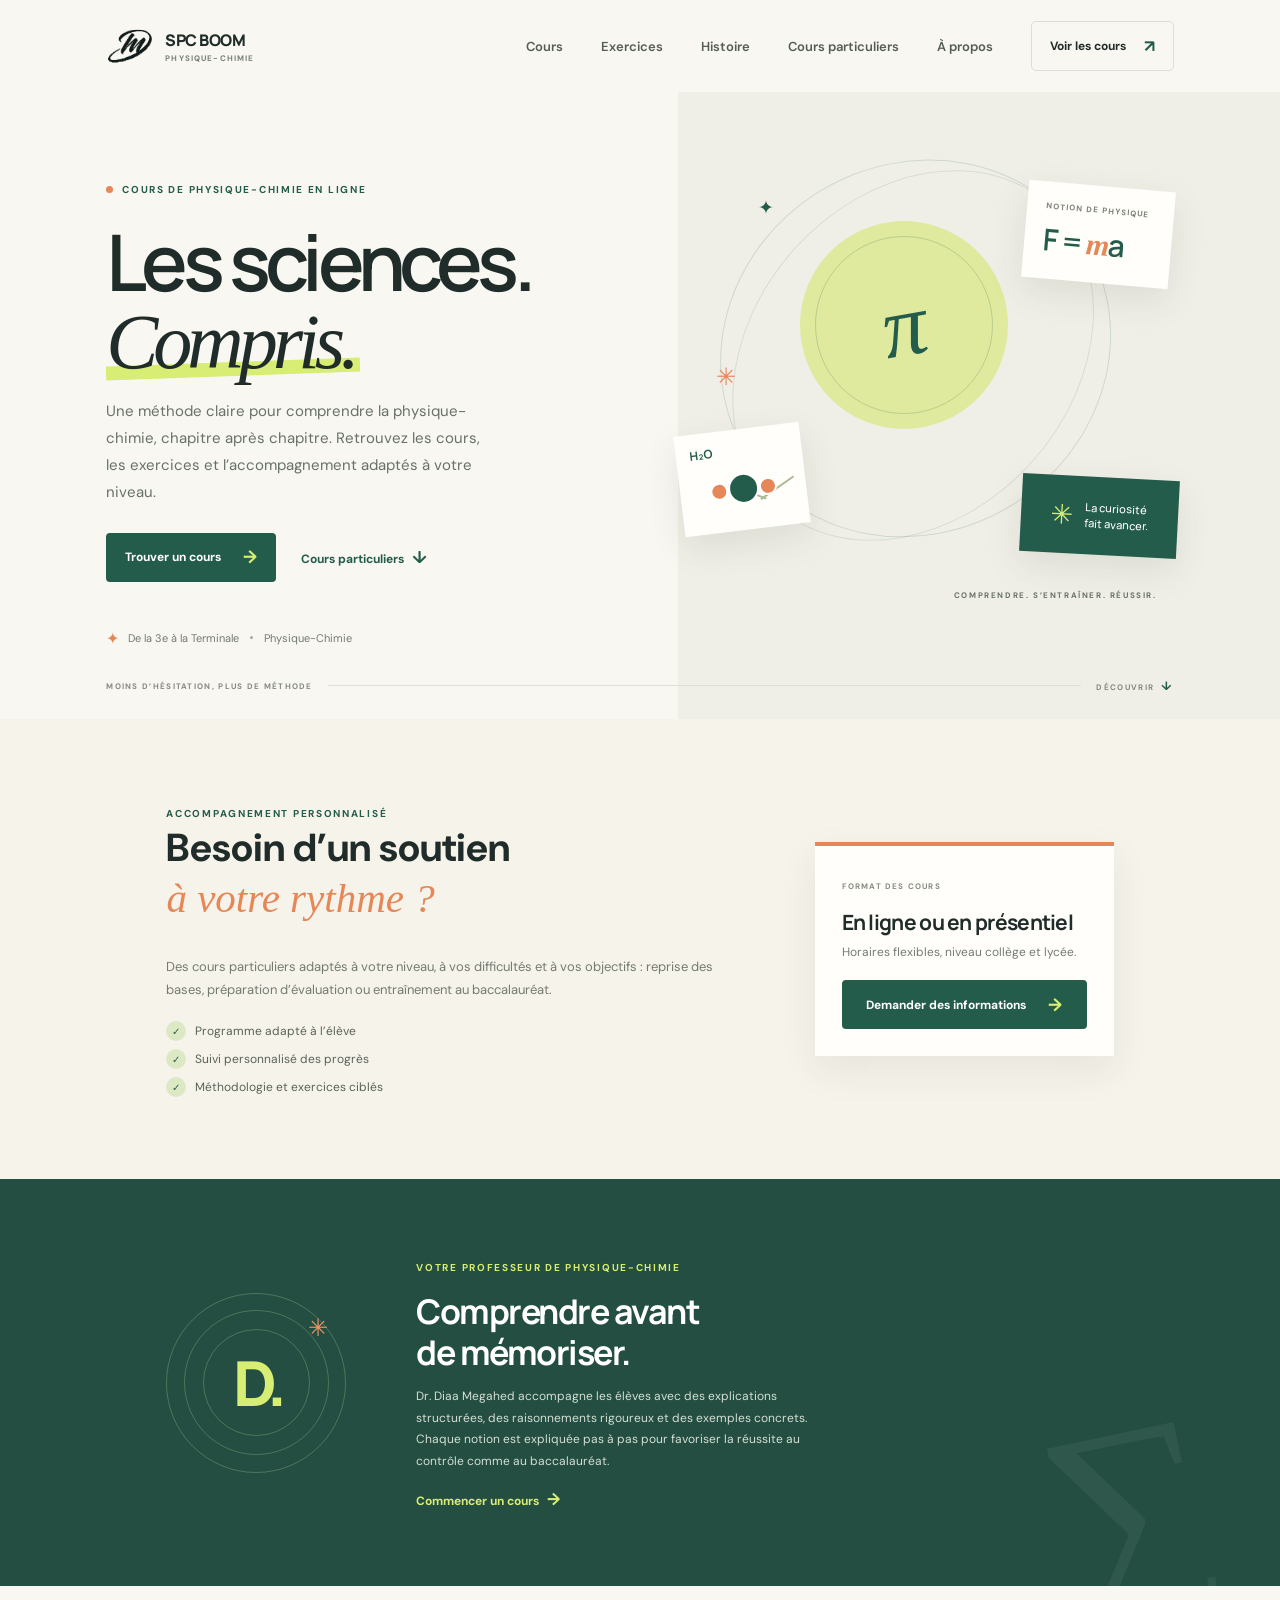
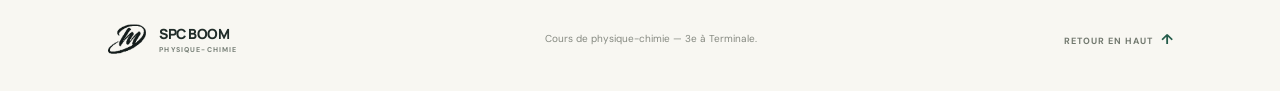
<file: index.html>
<!DOCTYPE html>
<html lang="fr">
  <head>
    <meta charset="UTF-8" />
    <meta name="viewport" content="width=device-width, initial-scale=1.0" />
    <meta name="description" content="SPC BOOM : les cours de physique-chimie de Dr. Diaa Megahed pour les élèves de 3e, Seconde, Première et Terminale." />
    <meta name="theme-color" content="#f8f7f2" />
    <title>SPC BOOM | Physique-Chimie</title>
    <link rel="icon" href="brand-logo.png" type="image/png" />
    <link rel="preconnect" href="https://fonts.googleapis.com" />
    <link rel="preconnect" href="https://fonts.gstatic.com" crossorigin />
    <link href="https://fonts.googleapis.com/css2?family=DM+Sans:wght@400;500;600;700&family=Manrope:wght@400;500;600;700;800&display=swap" rel="stylesheet" />
    <link rel="stylesheet" href="style.css" />
    <script src="script.js" defer></script>
  </head>
  <body>
    <header class="site-header">
      <a class="brand" href="index.html" aria-label="Accueil SPC BOOM">
        <span class="brand-mark"><img src="brand-logo.png" alt="" /></span>
        <span class="brand-copy">SPC BOOM<small>PHYSIQUE-CHIMIE</small></span>
      </a>
      <button class="menu-toggle" type="button" aria-label="Ouvrir la navigation" aria-expanded="false" aria-controls="primary-navigation">
        <span></span><span></span>
      </button>
      <nav class="navigation" id="primary-navigation" aria-label="Navigation principale">
        <a class="nav-link" href="courses.html">Cours</a>
        <a class="nav-link" href="exercises.html">Exercices</a>
        <a class="nav-link" href="history.html">Histoire</a>
        <a class="nav-link" href="#private-courses">Cours particuliers</a>
        <a class="nav-link" href="#about">À propos</a>
        <a class="nav-cta" href="courses.html">Voir les cours <span aria-hidden="true">↗</span></a>
      </nav>
    </header>

    <main>
      <section class="hero" aria-labelledby="hero-title">
        <div class="hero-copy">
          <div class="eyebrow"><span class="eyebrow-dot"></span> COURS DE PHYSIQUE-CHIMIE EN LIGNE</div>
          <h1 id="hero-title">Les sciences.<br /><span class="highlight">Compris.</span></h1>
          <p class="hero-description">
            Une méthode claire pour comprendre la physique-chimie, chapitre après chapitre. Retrouvez les cours, les exercices et l’accompagnement adaptés à votre niveau.
          </p>
          <div class="hero-actions">
            <a class="button button-primary" href="courses.html">Trouver un cours <span aria-hidden="true">→</span></a>
            <a class="text-link" href="#private-courses">Cours particuliers <span aria-hidden="true">↓</span></a>
          </div>
          <div class="hero-note">
            <span class="note-icon" aria-hidden="true">✦</span>
            <span>De la 3e à la Terminale <i></i> Physique-Chimie</span>
          </div>
        </div>
        <div class="hero-art" aria-label="Illustration de concepts de physique et de chimie">
          <div class="art-orbit orbit-one"></div>
          <div class="art-orbit orbit-two"></div>
          <div class="art-sun"><span>π</span></div>
          <div class="float-card formula-card">
            <span class="float-label">NOTION DE PHYSIQUE</span>
            <span class="formula">F = <span>m</span>a</span>
          </div>
          <div class="float-card molecule-card">
            <span class="molecule-label">H₂O</span>
            <span class="molecule" aria-hidden="true"><i></i><i></i><i></i></span>
          </div>
          <div class="float-card note-card">
            <span class="note-star" aria-hidden="true">✳</span>
            <span>La curiosité<br />fait avancer.</span>
          </div>
          <span class="art-spark spark-one" aria-hidden="true">✳</span>
          <span class="art-spark spark-two" aria-hidden="true">✦</span>
          <span class="art-label">COMPRENDRE. S’ENTRAÎNER. RÉUSSIR.</span>
        </div>
        <div class="hero-bottom">
          <span>MOINS D’HÉSITATION, PLUS DE MÉTHODE</span>
          <span class="bottom-line"></span>
          <span>DÉCOUVRIR <span aria-hidden="true">↓</span></span>
        </div>
      </section>

      <section class="private-section" id="private-courses" aria-labelledby="private-title">
        <div class="private-content">
          <span class="section-kicker">ACCOMPAGNEMENT PERSONNALISÉ</span>
          <h2 id="private-title">Besoin d’un soutien<br /><span>à votre rythme ?</span></h2>
          <p>Des cours particuliers adaptés à votre niveau, à vos difficultés et à vos objectifs : reprise des bases, préparation d’évaluation ou entraînement au baccalauréat.</p>
          <ul class="private-benefits">
            <li><span aria-hidden="true">✓</span> Programme adapté à l’élève</li>
            <li><span aria-hidden="true">✓</span> Suivi personnalisé des progrès</li>
            <li><span aria-hidden="true">✓</span> Méthodologie et exercices ciblés</li>
          </ul>
        </div>
        <aside class="private-card" aria-label="Informations sur les cours particuliers">
          <span class="private-label">FORMAT DES COURS</span>
          <h3>En ligne ou en présentiel</h3>
          <p>Horaires flexibles, niveau collège et lycée.</p>
          <button class="button button-primary private-open" type="button">Demander des informations <span aria-hidden="true">→</span></button>
        </aside>
      </section>

      <section class="about-section" id="about">
        <div class="about-mark" aria-hidden="true"><span>D.</span><i>✳</i></div>
        <div class="about-copy">
          <span class="section-kicker">VOTRE PROFESSEUR DE PHYSIQUE-CHIMIE</span>
          <h2>Comprendre avant<br />de mémoriser.</h2>
          <p>Dr. Diaa Megahed accompagne les élèves avec des explications structurées, des raisonnements rigoureux et des exemples concrets. Chaque notion est expliquée pas à pas pour favoriser la réussite au contrôle comme au baccalauréat.</p>
          <a class="text-link about-link" href="courses.html">Commencer un cours <span aria-hidden="true">→</span></a>
        </div>
        <span class="about-doodle" aria-hidden="true">∑</span>
      </section>
    </main>

    <footer class="site-footer">
      <a class="brand footer-brand" href="index.html" aria-label="Accueil SPC BOOM">
        <span class="brand-mark"><img src="brand-logo.png" alt="" /></span>
        <span class="brand-copy">SPC BOOM<small>PHYSIQUE-CHIMIE</small></span>
      </a>
      <span class="footer-note">Cours de physique-chimie — 3e à Terminale.</span>
      <a class="footer-top" href="#" aria-label="Retour en haut">RETOUR EN HAUT <span aria-hidden="true">↑</span></a>
    </footer>

    <dialog class="lesson-dialog" aria-labelledby="dialog-title">
      <form method="dialog"><button class="dialog-close" aria-label="Fermer l’aperçu">×</button></form>
      <div class="dialog-symbol" aria-hidden="true">▶</div>
      <span class="section-kicker" id="dialog-meta">ACCOMPAGNEMENT PERSONNALISÉ</span>
      <h2 id="dialog-title">Cours particuliers</h2>
      <p class="dialog-message">Présentez le niveau de l’élève, les difficultés rencontrées et les objectifs souhaités.</p>
      <p class="dialog-hint">Un formulaire de demande pourra être ajouté avec vos coordonnées.</p>
      <button class="button button-primary dialog-done" type="button">Fermer <span aria-hidden="true">→</span></button>
    </dialog>
    <div class="dialog-backdrop"></div>
  </body>
</html>
</file>
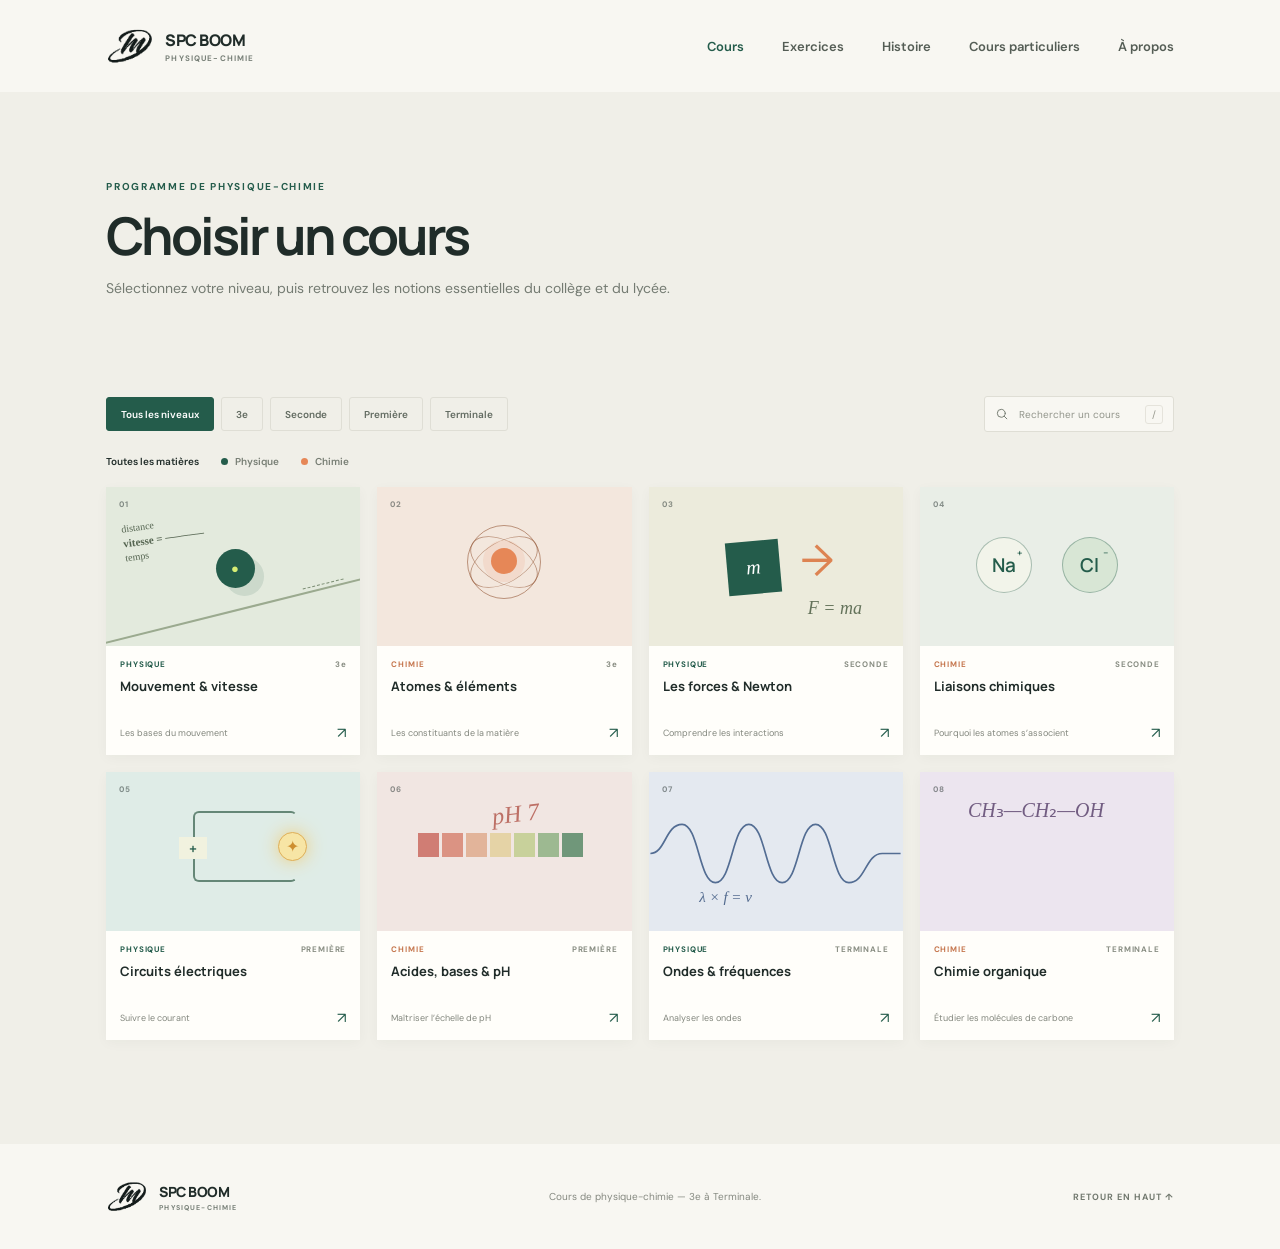
<file: courses.html>
<!DOCTYPE html>
<html lang="fr">
  <head>
    <meta charset="UTF-8" />
    <meta name="viewport" content="width=device-width, initial-scale=1.0" />
    <title>Cours | SPC BOOM</title>
    <link rel="icon" href="brand-logo.png" type="image/png" />
    <link rel="preconnect" href="https://fonts.googleapis.com" />
    <link rel="preconnect" href="https://fonts.gstatic.com" crossorigin />
    <link href="https://fonts.googleapis.com/css2?family=DM+Sans:wght@400;500;600;700&family=Manrope:wght@400;500;600;700;800&display=swap" rel="stylesheet" />
    <link rel="stylesheet" href="style.css" />
    <script src="script.js" defer></script>
  </head>
  <body class="courses-page">
    <header class="site-header">
      <a class="brand" href="index.html" aria-label="Accueil SPC BOOM">
        <span class="brand-mark"><img src="brand-logo.png" alt="" /></span>
        <span class="brand-copy">SPC BOOM<small>PHYSIQUE-CHIMIE</small></span>
      </a>
      <button class="menu-toggle" type="button" aria-label="Ouvrir la navigation" aria-expanded="false" aria-controls="primary-navigation"><span></span><span></span></button>
      <nav class="navigation" id="primary-navigation" aria-label="Navigation principale">
        <a class="nav-link is-current" href="courses.html">Cours</a>
        <a class="nav-link" href="exercises.html">Exercices</a>
        <a class="nav-link" href="history.html">Histoire</a>
        <a class="nav-link" href="index.html#private-courses">Cours particuliers</a>
        <a class="nav-link" href="index.html#about">À propos</a>
      </nav>
    </header>
    <main>
      <section class="page-hero" aria-labelledby="courses-title">
        <span class="section-kicker">PROGRAMME DE PHYSIQUE-CHIMIE</span>
        <h1 id="courses-title">Choisir un cours</h1>
        <p>Sélectionnez votre niveau, puis retrouvez les notions essentielles du collège et du lycée.</p>
      </section>
      <section class="lessons-section" id="lessons" aria-label="Liste des cours">
        <div class="lesson-controls">
          <div class="grade-filters" role="group" aria-label="Filtrer les cours par niveau">
            <button class="filter-chip is-active" type="button" data-grade="all" aria-pressed="true">Tous les niveaux</button>
            <button class="filter-chip" type="button" data-grade="3e" aria-pressed="false">3e</button>
            <button class="filter-chip" type="button" data-grade="2nde" aria-pressed="false">Seconde</button>
            <button class="filter-chip" type="button" data-grade="1ere" aria-pressed="false">Première</button>
            <button class="filter-chip" type="button" data-grade="terminale" aria-pressed="false">Terminale</button>
          </div>
          <label class="search-box">
            <svg viewBox="0 0 24 24" aria-hidden="true"><circle cx="10.8" cy="10.8" r="6.8"></circle><path d="m16 16 4.3 4.3"></path></svg>
            <input id="lesson-search" type="search" placeholder="Rechercher un cours" aria-label="Rechercher un cours" />
            <kbd>/</kbd>
          </label>
        </div>
        <div class="subject-filters" role="group" aria-label="Filtrer les cours par matière">
          <button class="subject-filter is-active" type="button" data-subject="all" aria-pressed="true">Toutes les matières</button>
          <button class="subject-filter" type="button" data-subject="Physique" aria-pressed="false"><span class="mini-dot physics-dot"></span> Physique</button>
          <button class="subject-filter" type="button" data-subject="Chimie" aria-pressed="false"><span class="mini-dot chemistry-dot"></span> Chimie</button>
        </div>
        <div class="lesson-grid" id="lesson-grid">
          <article class="lesson-card" data-grade="3e" data-subject="Physique" data-title="Mouvement et vitesse"><button class="lesson-open" type="button"><span class="lesson-art art-motion"><span class="art-index">01</span><span class="motion-road"></span><span class="motion-object">●</span><span class="art-formula">distance<br /><b>vitesse = ─────</b><br />temps</span></span><span class="lesson-info"><span class="lesson-meta"><span class="lesson-subject">PHYSIQUE</span><span>3e</span></span><span class="lesson-title">Mouvement &amp; vitesse</span><span class="lesson-bottom"><span>Les bases du mouvement</span><span class="lesson-arrow">↗</span></span></span></button></article>
          <article class="lesson-card" data-grade="3e" data-subject="Chimie" data-title="Atomes et éléments chimiques"><button class="lesson-open" type="button"><span class="lesson-art art-atoms"><span class="art-index">02</span><span class="atom-core"></span><span class="atom-ring ring-a"></span><span class="atom-ring ring-b"></span><span class="atom-ring ring-c"></span></span><span class="lesson-info"><span class="lesson-meta"><span class="lesson-subject chemistry-text">CHIMIE</span><span>3e</span></span><span class="lesson-title">Atomes &amp; éléments</span><span class="lesson-bottom"><span>Les constituants de la matière</span><span class="lesson-arrow">↗</span></span></span></button></article>
          <article class="lesson-card" data-grade="2nde" data-subject="Physique" data-title="Les forces et les lois de Newton"><button class="lesson-open" type="button"><span class="lesson-art art-forces"><span class="art-index">03</span><span class="force-block">m</span><span class="force-arrow">→</span><span class="force-label">F = ma</span></span><span class="lesson-info"><span class="lesson-meta"><span class="lesson-subject">PHYSIQUE</span><span>SECONDE</span></span><span class="lesson-title">Les forces &amp; Newton</span><span class="lesson-bottom"><span>Comprendre les interactions</span><span class="lesson-arrow">↗</span></span></span></button></article>
          <article class="lesson-card" data-grade="2nde" data-subject="Chimie" data-title="Structure électronique et liaisons"><button class="lesson-open" type="button"><span class="lesson-art art-bonds"><span class="art-index">04</span><span class="bond-atom atom-left">Na<span>+</span></span><span class="bond-atom atom-right">Cl<span>−</span></span></span><span class="lesson-info"><span class="lesson-meta"><span class="lesson-subject chemistry-text">CHIMIE</span><span>SECONDE</span></span><span class="lesson-title">Liaisons chimiques</span><span class="lesson-bottom"><span>Pourquoi les atomes s’associent</span><span class="lesson-arrow">↗</span></span></span></button></article>
          <article class="lesson-card" data-grade="1ere" data-subject="Physique" data-title="Circuits électriques et énergie"><button class="lesson-open" type="button"><span class="lesson-art art-circuits"><span class="art-index">05</span><span class="circuit-path"></span><span class="circuit-battery">+</span><span class="circuit-bulb">✦</span></span><span class="lesson-info"><span class="lesson-meta"><span class="lesson-subject">PHYSIQUE</span><span>PREMIÈRE</span></span><span class="lesson-title">Circuits électriques</span><span class="lesson-bottom"><span>Suivre le courant</span><span class="lesson-arrow">↗</span></span></span></button></article>
          <article class="lesson-card" data-grade="1ere" data-subject="Chimie" data-title="Acides, bases et pH"><button class="lesson-open" type="button"><span class="lesson-art art-ph"><span class="art-index">06</span><span class="ph-scale"><i></i><i></i><i></i><i></i><i></i><i></i><i></i></span><span class="ph-number">pH 7</span></span><span class="lesson-info"><span class="lesson-meta"><span class="lesson-subject chemistry-text">CHIMIE</span><span>PREMIÈRE</span></span><span class="lesson-title">Acides, bases &amp; pH</span><span class="lesson-bottom"><span>Maîtriser l’échelle de pH</span><span class="lesson-arrow">↗</span></span></span></button></article>
          <article class="lesson-card" data-grade="terminale" data-subject="Physique" data-title="Ondes, fréquence et spectres"><button class="lesson-open" type="button"><span class="lesson-art art-waves"><span class="art-index">07</span><span class="wave-line"></span><span class="wave-formula">λ × f = v</span></span><span class="lesson-info"><span class="lesson-meta"><span class="lesson-subject">PHYSIQUE</span><span>TERMINALE</span></span><span class="lesson-title">Ondes &amp; fréquences</span><span class="lesson-bottom"><span>Analyser les ondes</span><span class="lesson-arrow">↗</span></span></span></button></article>
          <article class="lesson-card" data-grade="terminale" data-subject="Chimie" data-title="Chimie organique et synthèse"><button class="lesson-open" type="button"><span class="lesson-art art-organic"><span class="art-index">08</span><span class="organic-formula">CH₃—CH₂—OH</span></span><span class="lesson-info"><span class="lesson-meta"><span class="lesson-subject chemistry-text">CHIMIE</span><span>TERMINALE</span></span><span class="lesson-title">Chimie organique</span><span class="lesson-bottom"><span>Étudier les molécules de carbone</span><span class="lesson-arrow">↗</span></span></span></button></article>
        </div>
        <div class="empty-state" id="empty-state" hidden><span aria-hidden="true">⌕</span><h3>Aucun cours trouvé</h3><p>Modifiez votre recherche ou choisissez un autre niveau.</p><button class="reset-filters" type="button">Réinitialiser les filtres</button></div>
      </section>
    </main>
    <footer class="site-footer"><a class="brand footer-brand" href="index.html" aria-label="Accueil SPC BOOM"><span class="brand-mark"><img src="brand-logo.png" alt="" /></span><span class="brand-copy">SPC BOOM<small>PHYSIQUE-CHIMIE</small></span></a><span class="footer-note">Cours de physique-chimie — 3e à Terminale.</span><a class="footer-top" href="#">RETOUR EN HAUT ↑</a></footer>
    <dialog class="lesson-dialog" aria-labelledby="dialog-title"><form method="dialog"><button class="dialog-close" aria-label="Fermer">×</button></form><div class="dialog-symbol" aria-hidden="true">▶</div><span class="section-kicker" id="dialog-meta">COURS</span><h2 id="dialog-title">Titre du cours</h2><p class="dialog-message">Le cours vidéo sera bientôt disponible.</p><p class="dialog-hint">Le contenu est intégré dans cette bibliothèque de cours.</p><button class="button button-primary dialog-done" type="button">Retour aux cours</button></dialog><div class="dialog-backdrop"></div>
  </body>
</html>
</file>
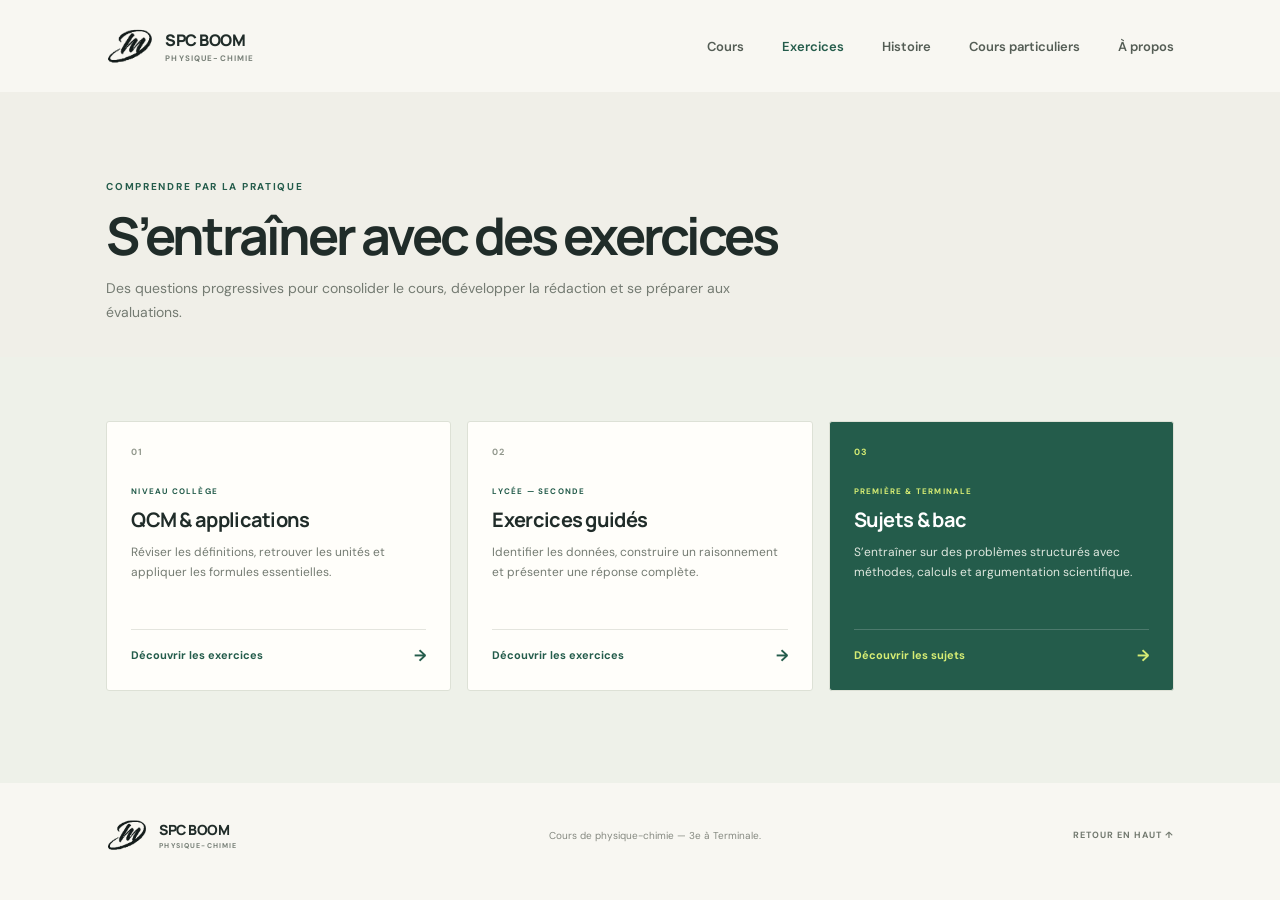
<file: exercises.html>
<!DOCTYPE html>
<html lang="fr">
  <head>
    <meta charset="UTF-8" />
    <meta name="viewport" content="width=device-width, initial-scale=1.0" />
    <title>Exercices | SPC BOOM</title>
    <link rel="icon" href="brand-logo.png" type="image/png" />
    <link rel="preconnect" href="https://fonts.googleapis.com" />
    <link rel="preconnect" href="https://fonts.gstatic.com" crossorigin />
    <link href="https://fonts.googleapis.com/css2?family=DM+Sans:wght@400;500;600;700&family=Manrope:wght@400;500;600;700;800&display=swap" rel="stylesheet" />
    <link rel="stylesheet" href="style.css" />
    <script src="script.js" defer></script>
  </head>
  <body class="exercises-page">
    <header class="site-header">
      <a class="brand" href="index.html" aria-label="Accueil SPC BOOM"><span class="brand-mark"><img src="brand-logo.png" alt="" /></span><span class="brand-copy">SPC BOOM<small>PHYSIQUE-CHIMIE</small></span></a>
      <button class="menu-toggle" type="button" aria-label="Ouvrir la navigation" aria-expanded="false" aria-controls="primary-navigation"><span></span><span></span></button>
      <nav class="navigation" id="primary-navigation" aria-label="Navigation principale">
        <a class="nav-link" href="courses.html">Cours</a>
        <a class="nav-link is-current" href="exercises.html">Exercices</a>
        <a class="nav-link" href="history.html">Histoire</a>
        <a class="nav-link" href="index.html#private-courses">Cours particuliers</a>
        <a class="nav-link" href="index.html#about">À propos</a>
      </nav>
    </header>
    <main>
      <section class="page-hero" aria-labelledby="exercises-title">
        <span class="section-kicker">COMPRENDRE PAR LA PRATIQUE</span>
        <h1 id="exercises-title">S’entraîner avec des exercices</h1>
        <p>Des questions progressives pour consolider le cours, développer la rédaction et se préparer aux évaluations.</p>
      </section>
      <section class="exercises-section" aria-label="Niveaux d’exercices">
        <div class="exercise-grid">
          <article class="exercise-card"><span class="exercise-number">01</span><span class="exercise-level">NIVEAU COLLÈGE</span><h3>QCM &amp; applications</h3><p>Réviser les définitions, retrouver les unités et appliquer les formules essentielles.</p><button class="exercise-open" type="button" data-exercise="Exercices de niveau collège">Découvrir les exercices <span aria-hidden="true">→</span></button></article>
          <article class="exercise-card"><span class="exercise-number">02</span><span class="exercise-level">LYCÉE — SECONDE</span><h3>Exercices guidés</h3><p>Identifier les données, construire un raisonnement et présenter une réponse complète.</p><button class="exercise-open" type="button" data-exercise="Exercices pour la Seconde">Découvrir les exercices <span aria-hidden="true">→</span></button></article>
          <article class="exercise-card featured"><span class="exercise-number">03</span><span class="exercise-level">PREMIÈRE &amp; TERMINALE</span><h3>Sujets &amp; bac</h3><p>S’entraîner sur des problèmes structurés avec méthodes, calculs et argumentation scientifique.</p><button class="exercise-open" type="button" data-exercise="Exercices Première et Terminale">Découvrir les sujets <span aria-hidden="true">→</span></button></article>
        </div>
      </section>
    </main>
    <footer class="site-footer"><a class="brand footer-brand" href="index.html" aria-label="Accueil SPC BOOM"><span class="brand-mark"><img src="brand-logo.png" alt="" /></span><span class="brand-copy">SPC BOOM<small>PHYSIQUE-CHIMIE</small></span></a><span class="footer-note">Cours de physique-chimie — 3e à Terminale.</span><a class="footer-top" href="#">RETOUR EN HAUT ↑</a></footer>
    <dialog class="lesson-dialog" aria-labelledby="dialog-title"><form method="dialog"><button class="dialog-close" aria-label="Fermer">×</button></form><div class="dialog-symbol" aria-hidden="true">✓</div><span class="section-kicker" id="dialog-meta">BANQUE D’EXERCICES</span><h2 id="dialog-title">Exercices</h2><p class="dialog-message">Les exercices seront bientôt disponibles.</p><p class="dialog-hint">Chaque série pourra inclure le corrigé détaillé.</p><button class="button button-primary dialog-done" type="button">Fermer</button></dialog><div class="dialog-backdrop"></div>
  </body>
</html>
</file>
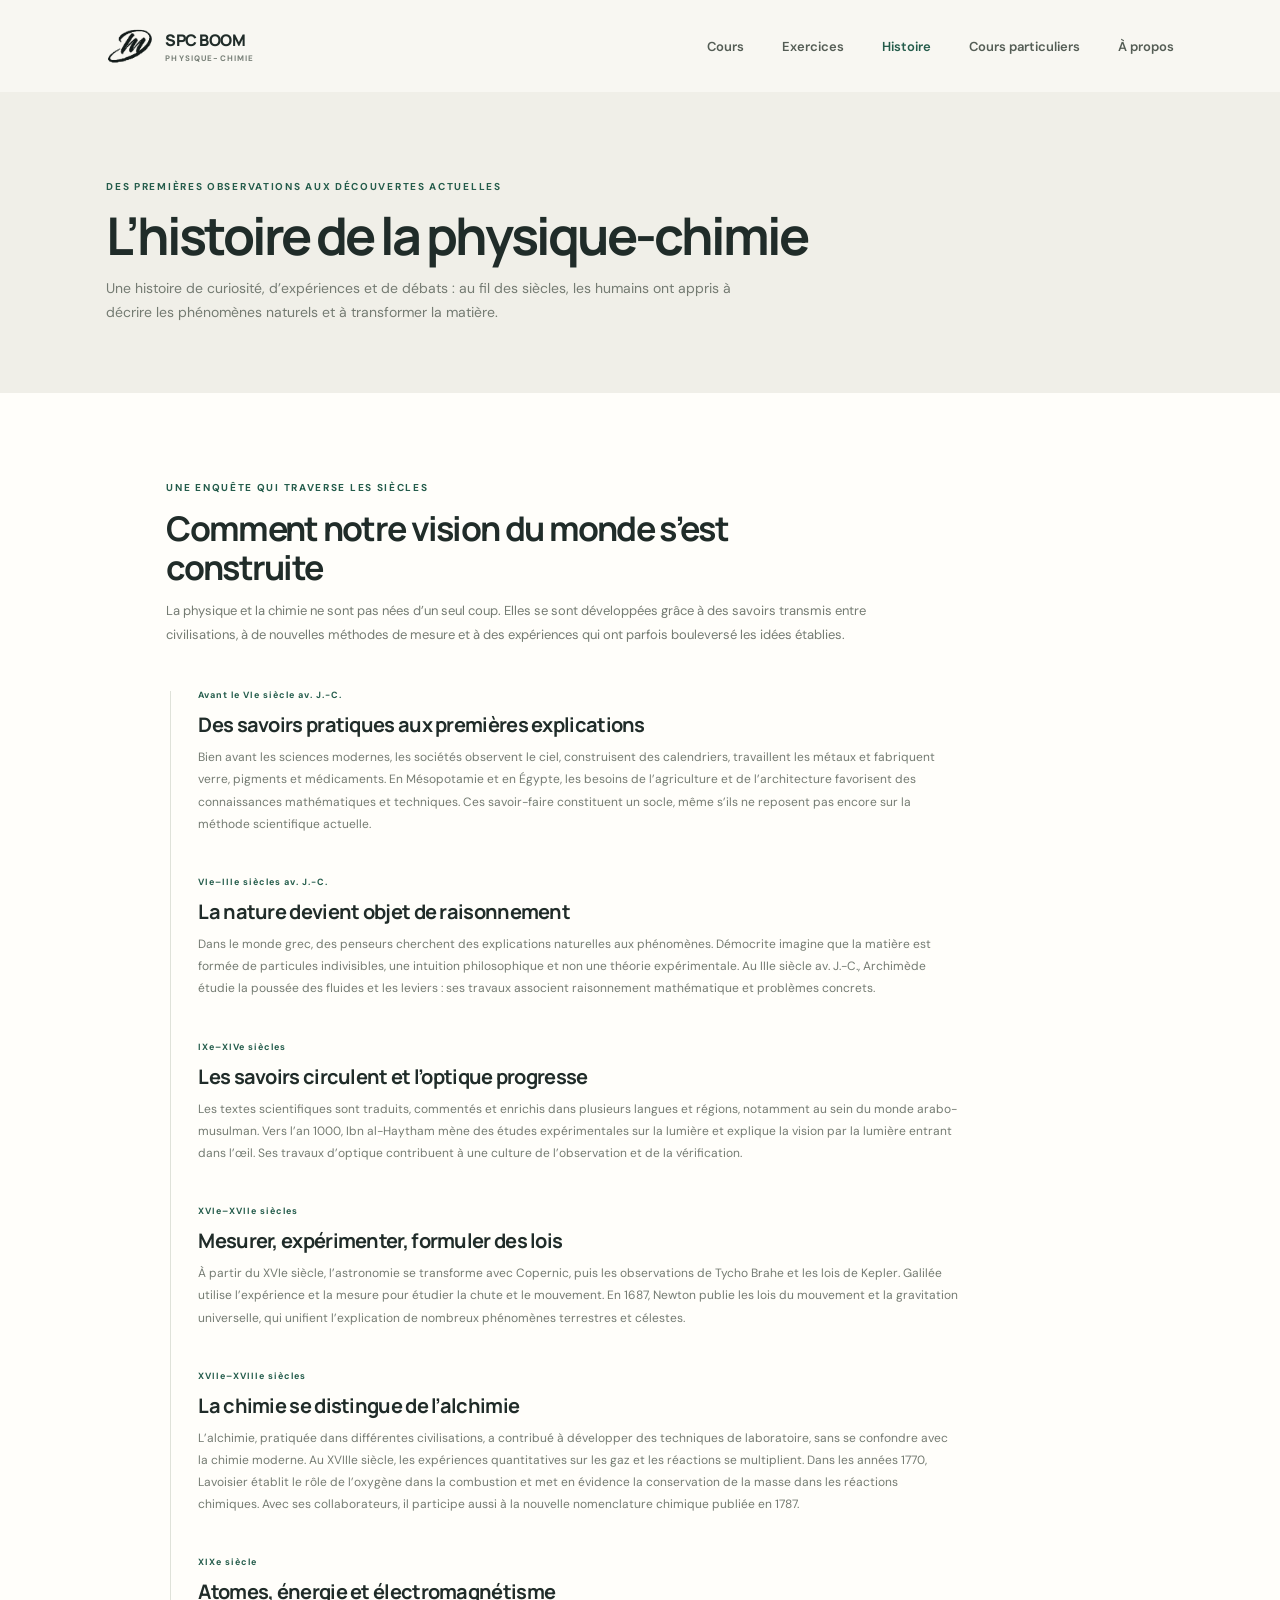
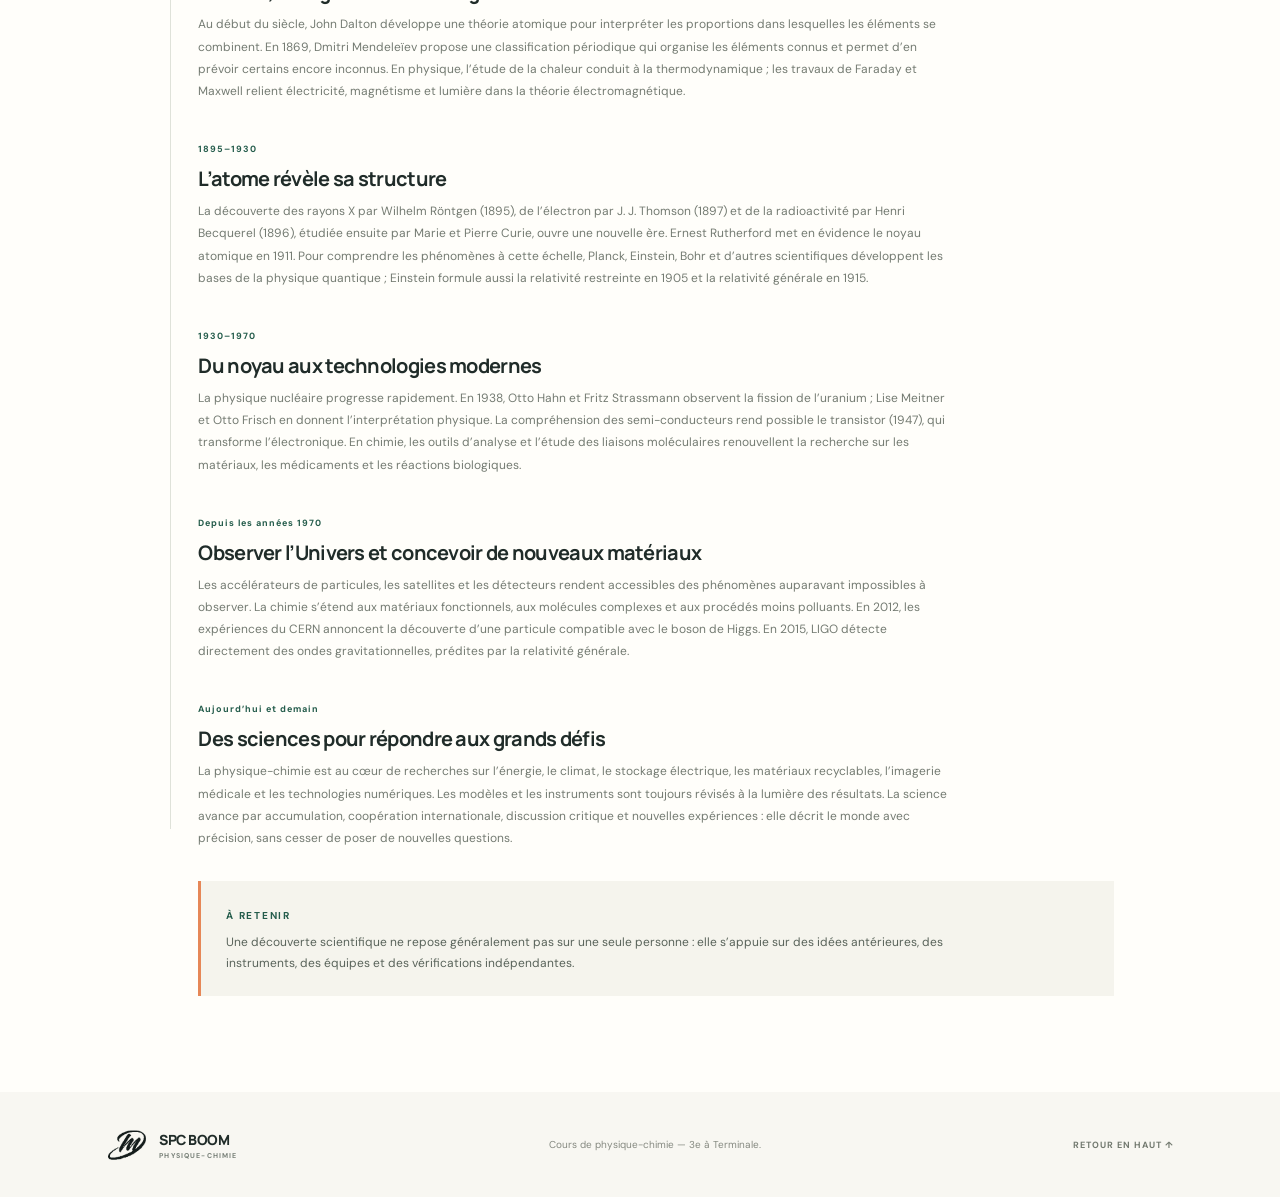
<file: history.html>
<!DOCTYPE html>
<html lang="fr">
  <head>
    <meta charset="UTF-8" />
    <meta name="viewport" content="width=device-width, initial-scale=1.0" />
    <title>Histoire | SPC BOOM</title>
    <link rel="icon" href="brand-logo.png" type="image/png" />
    <link rel="preconnect" href="https://fonts.googleapis.com" />
    <link rel="preconnect" href="https://fonts.gstatic.com" crossorigin />
    <link href="https://fonts.googleapis.com/css2?family=DM+Sans:wght@400;500;600;700&family=Manrope:wght@400;500;600;700;800&display=swap" rel="stylesheet" />
    <link rel="stylesheet" href="style.css" />
    <script src="script.js" defer></script>
  </head>
  <body>
    <header class="site-header">
      <a class="brand" href="index.html" aria-label="Accueil SPC BOOM"><span class="brand-mark"><img src="brand-logo.png" alt="" /></span><span class="brand-copy">SPC BOOM<small>PHYSIQUE-CHIMIE</small></span></a>
      <button class="menu-toggle" type="button" aria-label="Ouvrir la navigation" aria-expanded="false" aria-controls="primary-navigation"><span></span><span></span></button>
      <nav class="navigation" id="primary-navigation" aria-label="Navigation principale">
        <a class="nav-link" href="courses.html">Cours</a>
        <a class="nav-link" href="exercises.html">Exercices</a>
        <a class="nav-link is-current" href="history.html">Histoire</a>
        <a class="nav-link" href="index.html#private-courses">Cours particuliers</a>
        <a class="nav-link" href="index.html#about">À propos</a>
      </nav>
    </header>
    <main>
      <section class="page-hero" aria-labelledby="history-title">
        <span class="section-kicker">DES PREMIÈRES OBSERVATIONS AUX DÉCOUVERTES ACTUELLES</span>
        <h1 id="history-title">L’histoire de la physique-chimie</h1>
        <p>Une histoire de curiosité, d’expériences et de débats : au fil des siècles, les humains ont appris à décrire les phénomènes naturels et à transformer la matière.</p>
      </section>
      <section class="history-section" aria-labelledby="history-journey-title">
        <div class="history-intro">
          <span class="section-kicker">UNE ENQUÊTE QUI TRAVERSE LES SIÈCLES</span>
          <h2 id="history-journey-title">Comment notre vision du monde s’est construite</h2>
          <p>La physique et la chimie ne sont pas nées d’un seul coup. Elles se sont développées grâce à des savoirs transmis entre civilisations, à de nouvelles méthodes de mesure et à des expériences qui ont parfois bouleversé les idées établies.</p>
        </div>
        <div class="history-timeline">
          <article class="history-item">
            <span class="history-era">Avant le VIe siècle av. J.-C.</span>
            <div><h3>Des savoirs pratiques aux premières explications</h3>
              <p>Bien avant les sciences modernes, les sociétés observent le ciel, construisent des calendriers, travaillent les métaux et fabriquent verre, pigments et médicaments. En Mésopotamie et en Égypte, les besoins de l’agriculture et de l’architecture favorisent des connaissances mathématiques et techniques. Ces savoir-faire constituent un socle, même s’ils ne reposent pas encore sur la méthode scientifique actuelle.</p>
            </div>
          </article>
          <article class="history-item">
            <span class="history-era">VIe–IIIe siècles av. J.-C.</span>
            <div><h3>La nature devient objet de raisonnement</h3>
              <p>Dans le monde grec, des penseurs cherchent des explications naturelles aux phénomènes. Démocrite imagine que la matière est formée de particules indivisibles, une intuition philosophique et non une théorie expérimentale. Au IIIe siècle av. J.-C., Archimède étudie la poussée des fluides et les leviers : ses travaux associent raisonnement mathématique et problèmes concrets.</p>
            </div>
          </article>
          <article class="history-item">
            <span class="history-era">IXe–XIVe siècles</span>
            <div><h3>Les savoirs circulent et l’optique progresse</h3>
              <p>Les textes scientifiques sont traduits, commentés et enrichis dans plusieurs langues et régions, notamment au sein du monde arabo-musulman. Vers l’an 1000, Ibn al-Haytham mène des études expérimentales sur la lumière et explique la vision par la lumière entrant dans l’œil. Ses travaux d’optique contribuent à une culture de l’observation et de la vérification.</p>
            </div>
          </article>
          <article class="history-item">
            <span class="history-era">XVIe–XVIIe siècles</span>
            <div><h3>Mesurer, expérimenter, formuler des lois</h3>
              <p>À partir du XVIe siècle, l’astronomie se transforme avec Copernic, puis les observations de Tycho Brahe et les lois de Kepler. Galilée utilise l’expérience et la mesure pour étudier la chute et le mouvement. En 1687, Newton publie les lois du mouvement et la gravitation universelle, qui unifient l’explication de nombreux phénomènes terrestres et célestes.</p>
            </div>
          </article>
          <article class="history-item">
            <span class="history-era">XVIIe–XVIIIe siècles</span>
            <div><h3>La chimie se distingue de l’alchimie</h3>
              <p>L’alchimie, pratiquée dans différentes civilisations, a contribué à développer des techniques de laboratoire, sans se confondre avec la chimie moderne. Au XVIIIe siècle, les expériences quantitatives sur les gaz et les réactions se multiplient. Dans les années 1770, Lavoisier établit le rôle de l’oxygène dans la combustion et met en évidence la conservation de la masse dans les réactions chimiques. Avec ses collaborateurs, il participe aussi à la nouvelle nomenclature chimique publiée en 1787.</p>
            </div>
          </article>
          <article class="history-item">
            <span class="history-era">XIXe siècle</span>
            <div><h3>Atomes, énergie et électromagnétisme</h3>
              <p>Au début du siècle, John Dalton développe une théorie atomique pour interpréter les proportions dans lesquelles les éléments se combinent. En 1869, Dmitri Mendeleïev propose une classification périodique qui organise les éléments connus et permet d’en prévoir certains encore inconnus. En physique, l’étude de la chaleur conduit à la thermodynamique ; les travaux de Faraday et Maxwell relient électricité, magnétisme et lumière dans la théorie électromagnétique.</p>
            </div>
          </article>
          <article class="history-item">
            <span class="history-era">1895–1930</span>
            <div><h3>L’atome révèle sa structure</h3>
              <p>La découverte des rayons X par Wilhelm Röntgen (1895), de l’électron par J. J. Thomson (1897) et de la radioactivité par Henri Becquerel (1896), étudiée ensuite par Marie et Pierre Curie, ouvre une nouvelle ère. Ernest Rutherford met en évidence le noyau atomique en 1911. Pour comprendre les phénomènes à cette échelle, Planck, Einstein, Bohr et d’autres scientifiques développent les bases de la physique quantique ; Einstein formule aussi la relativité restreinte en 1905 et la relativité générale en 1915.</p>
            </div>
          </article>
          <article class="history-item">
            <span class="history-era">1930–1970</span>
            <div><h3>Du noyau aux technologies modernes</h3>
              <p>La physique nucléaire progresse rapidement. En 1938, Otto Hahn et Fritz Strassmann observent la fission de l’uranium ; Lise Meitner et Otto Frisch en donnent l’interprétation physique. La compréhension des semi-conducteurs rend possible le transistor (1947), qui transforme l’électronique. En chimie, les outils d’analyse et l’étude des liaisons moléculaires renouvellent la recherche sur les matériaux, les médicaments et les réactions biologiques.</p>
            </div>
          </article>
          <article class="history-item">
            <span class="history-era">Depuis les années 1970</span>
            <div><h3>Observer l’Univers et concevoir de nouveaux matériaux</h3>
              <p>Les accélérateurs de particules, les satellites et les détecteurs rendent accessibles des phénomènes auparavant impossibles à observer. La chimie s’étend aux matériaux fonctionnels, aux molécules complexes et aux procédés moins polluants. En 2012, les expériences du CERN annoncent la découverte d’une particule compatible avec le boson de Higgs. En 2015, LIGO détecte directement des ondes gravitationnelles, prédites par la relativité générale.</p>
            </div>
          </article>
          <article class="history-item">
            <span class="history-era">Aujourd’hui et demain</span>
            <div><h3>Des sciences pour répondre aux grands défis</h3>
              <p>La physique-chimie est au cœur de recherches sur l’énergie, le climat, le stockage électrique, les matériaux recyclables, l’imagerie médicale et les technologies numériques. Les modèles et les instruments sont toujours révisés à la lumière des résultats. La science avance par accumulation, coopération internationale, discussion critique et nouvelles expériences : elle décrit le monde avec précision, sans cesser de poser de nouvelles questions.</p>
            </div>
          </article>
        </div>
        <aside class="history-note">
          <span class="section-kicker">À RETENIR</span>
          <p>Une découverte scientifique ne repose généralement pas sur une seule personne : elle s’appuie sur des idées antérieures, des instruments, des équipes et des vérifications indépendantes.</p>
        </aside>
      </section>
    </main>
    <footer class="site-footer"><a class="brand footer-brand" href="index.html" aria-label="Accueil SPC BOOM"><span class="brand-mark"><img src="brand-logo.png" alt="" /></span><span class="brand-copy">SPC BOOM<small>PHYSIQUE-CHIMIE</small></span></a><span class="footer-note">Cours de physique-chimie — 3e à Terminale.</span><a class="footer-top" href="#">RETOUR EN HAUT ↑</a></footer>
  </body>
</html>
</file>
<file: style.css>
:root {
  color-scheme: light;
  --paper: #f8f7f2;
  --ink: #202c29;
  --muted: #737b73;
  --green: #245c4b;
  --green-dark: #194939;
  --lime: #d7ed74;
  --orange: #e68757;
  --line: #e8e7df;
  --serif: Georgia, "Times New Roman", serif;
  font-family: "DM Sans", sans-serif;
  font-synthesis: none;
  text-rendering: optimizeLegibility;
}

* { box-sizing: border-box; }
html { scroll-behavior: smooth; scroll-padding-top: 92px; }
body { margin: 0; background: var(--paper); color: var(--ink); }
button, input { font: inherit; }
button, a { -webkit-tap-highlight-color: transparent; }
a { color: inherit; text-decoration: none; }
button:focus-visible, a:focus-visible, input:focus-visible { outline: 3px solid #e68757; outline-offset: 4px; }
::selection { color: var(--green-dark); background: var(--lime); }

.site-header { position: relative; z-index: 3; display: flex; align-items: center; justify-content: space-between; max-width: 1440px; height: 92px; margin: auto; padding: 0 8.3%; }
.brand { display: inline-flex; align-items: center; gap: 11px; }
.brand-mark { display: grid; width: 48px; height: 48px; flex: 0 0 auto; place-items: center; }
.brand-mark img { display: block; width: 100%; height: 100%; object-fit: contain; }
.brand-copy { display: grid; gap: 2px; font: 800 16px "Manrope", sans-serif; letter-spacing: -.5px; }
.brand-copy small { color: #788078; font: 700 8px "DM Sans", sans-serif; letter-spacing: 1.15px; }
.navigation { display: flex; align-items: center; gap: 38px; }
.navigation .is-current { color: var(--green); }
.page-hero { max-width: 1440px; margin: 0 auto; padding: 82px 8.3% 68px; background: #f0efe8; }
.page-hero h1 { margin: 14px 0 12px; font: 700 52px/1.05 "Manrope", sans-serif; letter-spacing: -3px; }
.page-hero p { max-width: 650px; margin: 0; color: #747b72; font-size: 14px; line-height: 1.75; }
.nav-link { color: #545d55; font-size: 13px; font-weight: 600; transition: color .18s ease; }
.nav-link:hover, .footer-top:hover { color: var(--green); }
.nav-cta { display: inline-flex; align-items: center; gap: 18px; padding: 13px 18px; border: 1px solid #dcded5; border-radius: 5px; font-size: 12px; font-weight: 700; }
.nav-cta span { color: var(--green); font-size: 17px; }
.menu-toggle { display: none; }

.hero { position: relative; overflow: hidden; max-width: 1440px; min-height: 570px; margin: 0 auto; padding: 91px 8.3% 70px; }
.hero::before { position: absolute; z-index: -1; top: 0; right: 0; width: 47%; height: 100%; background: #f0efe7; content: ""; }
.hero-copy { position: relative; z-index: 1; width: min(490px, 52%); }
.eyebrow, .section-kicker { color: var(--green); font-size: 10px; font-weight: 700; letter-spacing: 1.7px; }
.eyebrow { display: flex; align-items: center; gap: 9px; }
.eyebrow-dot { width: 7px; height: 7px; border-radius: 50%; background: var(--orange); }
h1, h2, p { margin-top: 0; }
.hero h1 { margin: 27px 0 17px; font: 600 clamp(56px, 6.1vw, 82px)/.99 "Manrope", sans-serif; letter-spacing: -5.8px; }
.highlight { position: relative; z-index: 0; display: inline-block; font-family: var(--serif); font-weight: 400; font-style: italic; letter-spacing: -5px; }
.highlight::after { position: absolute; z-index: -1; right: -5px; bottom: 5px; left: 0; height: 14px; background: var(--lime); content: ""; transform: rotate(-2deg); }
.hero-description { max-width: 395px; color: #677168; font-size: 15px; line-height: 1.8; }
.hero-actions { display: flex; align-items: center; gap: 25px; margin-top: 27px; }
.button { display: inline-flex; align-items: center; justify-content: center; gap: 22px; min-height: 49px; padding: 0 19px; border: 0; border-radius: 4px; cursor: pointer; font-size: 12px; font-weight: 700; }
.button-primary { background: var(--green); color: #fff; transition: background .2s, transform .2s; }
.button-primary:hover { background: var(--green-dark); transform: translateY(-2px); }
.button-primary span { color: var(--lime); font-size: 18px; }
.text-link { color: var(--green); font-size: 12px; font-weight: 700; }
.text-link span { padding-left: 5px; font-size: 17px; }
.hero-note { display: flex; align-items: center; gap: 9px; margin-top: 46px; color: #737a71; font-size: 11px; }
.note-icon { color: var(--orange); font-size: 16px; }
.hero-note i { display: inline-block; width: 3px; height: 3px; margin: 0 8px 3px; border-radius: 50%; background: #a7aaa0; }

.hero-art { position: absolute; top: 30px; right: 8%; width: 41%; height: 485px; }
.art-orbit { position: absolute; top: 42px; left: 12%; width: 76%; height: 76%; border: 1px solid rgba(36, 92, 75, .16); border-radius: 50%; transform: rotate(-32deg); }
.orbit-two { top: 30px; left: 19%; width: 61%; height: 84%; border-color: rgba(36, 92, 75, .12); transform: rotate(42deg); }
.art-sun { position: absolute; top: 99px; left: 28%; display: grid; width: 208px; height: 208px; place-content: center; border-radius: 50%; background: #dfea9e; color: var(--green); }
.art-sun::before { position: absolute; top: 15px; left: 15px; width: 176px; height: 176px; border: 1px solid rgba(36, 92, 75, .2); border-radius: 50%; content: ""; }
.art-sun span { font: italic 88px var(--serif); transform: rotate(-10deg); }
.float-card { position: absolute; z-index: 1; display: flex; flex-direction: column; justify-content: center; background: #fffefa; box-shadow: 0 13px 35px rgba(47, 57, 48, .1); }
.formula-card { top: 64px; right: 1%; width: 147px; height: 97px; padding: 16px 19px; transform: rotate(5deg); }
.float-label { color: #7d8277; font-size: 8px; font-weight: 700; letter-spacing: 1px; }
.formula { margin-top: 8px; color: var(--green); font: 600 30px "Manrope", sans-serif; letter-spacing: -2px; }
.formula span { color: var(--orange); font-family: var(--serif); font-style: italic; }
.molecule-card { top: 307px; left: 5%; width: 126px; height: 101px; align-items: center; background: #fffefa; transform: rotate(-7deg); }
.molecule-label { position: absolute; top: 13px; left: 14px; color: var(--green); font: 700 12px "Manrope", sans-serif; }
.molecule { position: relative; display: flex; align-items: center; margin-top: 18px; }
.molecule::before, .molecule::after { position: absolute; top: 18px; left: 17px; width: 40px; height: 2px; background: #abb991; content: ""; transform: rotate(28deg); }
.molecule::after { left: 47px; transform: rotate(-28deg); }
.molecule i { z-index: 1; width: 31px; height: 31px; border: 2px solid #fff; border-radius: 50%; background: var(--green); }
.molecule i:first-child, .molecule i:last-child { width: 18px; height: 18px; background: var(--orange); }
.note-card { right: 0; bottom: 52px; width: 157px; height: 78px; flex-direction: row; align-items: center; gap: 12px; padding: 12px; background: var(--green); color: #fff; font: 500 11px/1.5 "Manrope", sans-serif; transform: rotate(3deg); }
.note-star { color: var(--lime); font-size: 27px; }
.art-spark { position: absolute; color: var(--orange); }
.spark-one { top: 239px; left: 12%; font-size: 24px; }
.spark-two { top: 73px; left: 20%; color: var(--green); font-size: 19px; }
.art-label { position: absolute; right: 4%; bottom: 7px; color: #687267; font-size: 8px; font-weight: 700; letter-spacing: 1.6px; }
.hero-bottom { position: absolute; right: 8.3%; bottom: 25px; left: 8.3%; display: flex; align-items: center; gap: 15px; color: #858980; font-size: 8px; font-weight: 700; letter-spacing: 1.3px; }
.bottom-line { flex: 1; height: 1px; background: #dedfd6; }
.hero-bottom > span:last-child span { padding-left: 4px; color: var(--green); font-size: 12px; }

.subjects-section { display: grid; grid-template-columns: .83fr 1fr 1fr; gap: 17px; max-width: 1440px; margin: 0 auto; padding: 88px 8.3% 92px; }
.subject-intro { padding-top: 19px; }
.subject-intro .section-kicker { font-size: 9px; }
.subject-intro h2, .lessons-heading h2, .about-copy h2 { margin: 16px 0 0; font: 700 31px/1.2 "Manrope", sans-serif; letter-spacing: -1.5px; }
.subject-card { position: relative; display: flex; min-height: 196px; overflow: hidden; padding: 22px; border-radius: 3px; }
.physics-card { background: #eaf0e5; }
.chemistry-card { background: #f1e8df; }
.subject-icon { display: grid; width: 35px; height: 35px; flex: 0 0 auto; place-items: center; border-radius: 50%; color: white; font-size: 17px; }
.physics-icon { background: var(--green); }
.chemistry-icon { background: var(--orange); }
.subject-content { display: flex; flex-direction: column; margin: 42px 0 0 -35px; }
.subject-number { color: #6f7a6c; font-size: 8px; font-weight: 700; letter-spacing: 1.3px; }
.subject-title { margin-top: 8px; font: 600 17px/1.35 "Manrope", sans-serif; letter-spacing: -.5px; }
.subject-arrow { margin-top: 13px; color: var(--green); font-size: 19px; }
.physics-decoration { position: absolute; right: -2px; bottom: 5px; color: rgba(36, 92, 75, .12); font: italic 58px var(--serif); transform: rotate(-16deg); }
.chemistry-decoration { position: absolute; right: 22px; bottom: 25px; display: flex; align-items: center; }
.chemistry-decoration i { width: 17px; height: 17px; margin-left: -3px; border: 3px solid #f1e8df; border-radius: 50%; background: rgba(230, 135, 87, .65); }
.chemistry-decoration i:first-child { width: 12px; height: 12px; background: rgba(36, 92, 75, .6); }
.chemistry-decoration i:last-child { width: 22px; height: 22px; background: rgba(229, 178, 98, .8); }

.lessons-section { max-width: 1440px; margin: 0 auto; padding: 77px 8.3% 104px; background: #f0efe8; }
.lessons-heading { display: flex; align-items: flex-end; justify-content: space-between; }
.lessons-heading h2 { margin-top: 12px; font-size: 39px; letter-spacing: -2px; }
.section-description { margin: 9px 0 0; color: #747b72; font-size: 13px; }
.lesson-count { padding-bottom: 5px; color: #777e74; font-size: 11px; }
.lesson-count strong { color: var(--green); font-size: 15px; }
.lesson-controls { display: flex; align-items: center; justify-content: space-between; gap: 20px; margin-top: 34px; }
.grade-filters { display: flex; flex-wrap: wrap; gap: 7px; }
.filter-chip { min-height: 34px; padding: 0 14px; border: 1px solid #dfded5; border-radius: 3px; background: transparent; color: #626b61; cursor: pointer; font-size: 10px; font-weight: 600; transition: background .16s, color .16s, border .16s; }
.filter-chip:hover { border-color: var(--green); }
.filter-chip.is-active { border-color: var(--green); background: var(--green); color: white; }
.search-box { display: flex; width: 190px; height: 36px; align-items: center; gap: 8px; padding: 0 10px; border: 1px solid #dfded5; border-radius: 3px; background: #f8f7f2; }
.search-box svg { width: 14px; flex: 0 0 auto; fill: none; stroke: #777e74; stroke-linecap: round; stroke-width: 1.7; }
.search-box input { width: 100%; min-width: 0; border: 0; outline: 0; background: transparent; color: var(--ink); font-size: 10px; }
.search-box input::placeholder { color: #92958b; }
.search-box kbd { display: grid; width: 18px; height: 19px; flex: 0 0 auto; place-items: center; border: 1px solid #e5e3db; border-radius: 3px; color: #97988e; font: 10px "DM Sans", sans-serif; }
.subject-filters { display: flex; gap: 22px; margin: 23px 0 19px; }
.subject-filter { display: inline-flex; align-items: center; gap: 7px; padding: 0; border: 0; background: none; color: #777e74; cursor: pointer; font-size: 10px; font-weight: 600; }
.subject-filter:hover, .subject-filter.is-active { color: var(--ink); }
.mini-dot { width: 7px; height: 7px; border-radius: 50%; background: #aeb1a6; }
.physics-dot { background: var(--green); }
.chemistry-dot { background: var(--orange); }
.lesson-grid { display: grid; grid-template-columns: repeat(4, minmax(0, 1fr)); gap: 17px; }
.lesson-card { min-width: 0; background: #fffefa; box-shadow: 0 3px 12px rgba(42, 48, 40, .035); transition: transform .18s, box-shadow .18s; }
.lesson-card:hover { box-shadow: 0 9px 24px rgba(42, 48, 40, .1); transform: translateY(-3px); }
.lesson-card[hidden] { display: none; }
.lesson-open { display: block; width: 100%; padding: 0; border: 0; background: none; color: inherit; cursor: pointer; text-align: left; }
.lesson-art { position: relative; display: block; height: 159px; overflow: hidden; }
.art-index { position: absolute; z-index: 1; top: 12px; left: 13px; color: rgba(32, 44, 41, .5); font-size: 8px; font-weight: 700; letter-spacing: 1px; }
.play-button { position: absolute; z-index: 2; right: 12px; bottom: 12px; display: grid; width: 29px; height: 29px; place-items: center; border: 1px solid rgba(255,255,255,.7); border-radius: 50%; background: rgba(255,255,255,.83); color: var(--green); font-size: 9px; transition: transform .18s; }
.lesson-open:hover .play-button { transform: scale(1.12); }
.lesson-info { display: flex; min-height: 109px; flex-direction: column; padding: 13px 14px 12px; }
.lesson-meta { display: flex; justify-content: space-between; color: #888d82; font-size: 8px; font-weight: 700; letter-spacing: .85px; }
.lesson-subject { color: var(--green); }
.chemistry-text { color: #c5764d; }
.lesson-title { overflow: hidden; margin-top: 8px; font: 700 13px "Manrope", sans-serif; text-overflow: ellipsis; white-space: nowrap; }
.lesson-bottom { display: flex; justify-content: space-between; align-items: center; margin-top: auto; padding-top: 10px; color: #83877e; font-size: 9px; }
.lesson-arrow { color: var(--green); font-size: 15px; }
.art-motion { background: #e3eadd; }
.motion-road { position: absolute; right: -8%; bottom: 34px; left: -8%; height: 2px; background: #9baa8f; transform: rotate(-14deg); }
.motion-road::after { position: absolute; right: 11%; top: -4px; width: 42px; height: 8px; border-top: 1px dashed #7b8d73; content: ""; }
.motion-object { position: absolute; top: 62px; left: 43%; display: grid; width: 39px; height: 39px; place-items: center; border-radius: 50%; background: var(--green); color: var(--lime); font-size: 13px; box-shadow: 9px 8px 0 rgba(36,92,75,.12); }
.art-formula { position: absolute; top: 30px; left: 17px; color: #556551; font: 10px/1.4 var(--serif); transform: rotate(-8deg); }
.art-formula b { font-size: 11px; }
.art-atoms { background: #f3e7dd; }
.atom-core { position: absolute; top: 61px; left: calc(50% - 13px); z-index: 1; width: 26px; height: 26px; border-radius: 50%; background: var(--orange); box-shadow: 0 0 0 8px rgba(230,135,87,.13); }
.atom-ring { position: absolute; top: 38px; left: calc(50% - 37px); width: 74px; height: 74px; border: 1px solid rgba(155,99,68,.65); border-radius: 50%; }
.ring-b { transform: rotate(60deg) scaleX(.56); }
.ring-c { transform: rotate(-60deg) scaleX(.56); }
.art-caption { position: absolute; right: 14px; bottom: 14px; color: #936c54; font-size: 7px; line-height: 1.55; letter-spacing: .8px; text-align: right; }
.art-caption b { color: #714d39; }
.art-forces { background: #ecebdc; }
.force-block { position: absolute; top: 54px; left: 31%; display: grid; width: 53px; height: 53px; place-items: center; background: var(--green); color: white; font: italic 20px var(--serif); transform: rotate(-5deg); }
.force-arrow { position: absolute; top: 45px; left: 60%; color: #dd8352; font-size: 43px; }
.force-label { position: absolute; right: 16%; bottom: 27px; color: #63725a; font: italic 18px var(--serif); }
.force-spark { position: absolute; top: 36px; right: 24%; color: #e28b5b; }
.art-bonds { background: #e9eee7; }
.bond-atom { position: absolute; top: 50px; display: grid; width: 56px; height: 56px; place-items: center; border: 1px solid rgba(36,92,75,.36); border-radius: 50%; color: var(--green); font: 600 19px "Manrope", sans-serif; }
.bond-atom span { position: absolute; top: 8px; right: 8px; font: 10px "DM Sans", sans-serif; }
.atom-left { left: 22%; background: #f2f4ea; }
.atom-right { right: 22%; background: #d8e6d5; }
.bond-dots { position: absolute; top: 68px; left: calc(50% - 14px); color: var(--orange); font-size: 11px; letter-spacing: 2px; }
.art-bonds .art-caption { right: auto; bottom: 13px; left: 17px; color: #697866; text-align: left; }
.art-bonds .art-caption b { color: var(--green); }
.art-circuits { background: #dfece7; }
.circuit-path { position: absolute; top: 39px; left: calc(50% - 40px); width: 104px; height: 71px; border: 2px solid #658777; border-right-color: transparent; border-radius: 6px; }
.circuit-battery { position: absolute; top: 65px; left: calc(50% - 54px); display: grid; width: 28px; height: 22px; place-items: center; background: #f1f2df; color: var(--green); font: 700 14px "Manrope", sans-serif; }
.circuit-bulb { position: absolute; top: 60px; left: calc(50% + 45px); display: grid; width: 29px; height: 29px; place-items: center; border: 1px solid #deae58; border-radius: 50%; background: #f7e5a5; color: #cd8e30; font-size: 16px; box-shadow: 0 0 18px #efcf7e; }
.circuit-label { position: absolute; right: 15px; bottom: 14px; color: #5b7b68; font-size: 8px; line-height: 1.5; letter-spacing: 1px; }
.art-ph { background: #f1e6e2; }
.ph-scale { position: absolute; top: 61px; left: 16%; display: flex; gap: 3px; }
.ph-scale i { width: 21px; height: 24px; background: #d07d74; }
.ph-scale i:nth-child(2) { background: #db9383; }
.ph-scale i:nth-child(3) { background: #e2b49a; }
.ph-scale i:nth-child(4) { background: #e5d3a6; }
.ph-scale i:nth-child(5) { background: #c8d19b; }
.ph-scale i:nth-child(6) { background: #9db991; }
.ph-scale i:nth-child(7) { background: #70977a; }
.ph-range { position: absolute; top: 91px; right: 16%; left: 16%; display: flex; justify-content: space-between; color: #7d736c; font-size: 6px; font-weight: 700; letter-spacing: .5px; }
.ph-number { position: absolute; top: 29px; left: 45%; color: #bd7066; font: italic 24px var(--serif); transform: rotate(-7deg); }
.art-waves { background: #e4e9f0; }
.wave-line { position: absolute; top: 44px; left: -8%; width: 116%; height: 75px; background: url("data:image/svg+xml,%3Csvg viewBox='0 0 300 90' xmlns='http://www.w3.org/2000/svg'%3E%3Cpath d='M0 45 C18 45 18 10 38 10 S58 80 78 80 S98 10 118 10 S138 80 158 80 S178 10 198 10 S218 80 238 80 S258 45 278 45 H300' fill='none' stroke='%23536d93' stroke-width='2'/%3E%3C/svg%3E") center/100% 100% no-repeat; }
.wave-formula { position: absolute; top: 117px; left: 20%; color: #526a8e; font: italic 15px var(--serif); }
.wave-formula span { color: var(--orange); }
.wave-caption { position: absolute; top: 18px; right: 14px; color: #71819a; font-size: 7px; line-height: 1.5; letter-spacing: .8px; text-align: right; }
.art-organic { background: #ece5ef; }
.organic-formula { position: absolute; top: 26px; left: 19%; color: #725d82; font: italic 20px var(--serif); }
.organic-structure { position: absolute; top: 67px; left: 28%; display: grid; grid-template-columns: repeat(3, 25px); gap: 6px; }
.organic-structure i { width: 25px; height: 25px; border: 1px solid #887798; border-radius: 50%; background: rgba(255,255,255,.4); }
.organic-structure i:nth-child(2), .organic-structure i:nth-child(4) { background: #dacfe1; }
.organic-structure i:last-child { background: #e9a47e; }
.organic-caption { position: absolute; right: 15px; bottom: 13px; color: #8c778f; font-size: 7px; line-height: 1.5; letter-spacing: .9px; text-align: right; }
.organic-caption b { color: #6e587d; }
.empty-state { padding: 45px 10px; color: #747b72; text-align: center; }
.empty-state[hidden] { display: none; }
.empty-state > span { color: var(--green); font-size: 34px; }
.empty-state h3 { margin: 9px 0; color: var(--ink); font: 700 20px "Manrope", sans-serif; }
.empty-state p { font-size: 12px; }
.reset-filters { padding: 9px 14px; border: 1px solid #d8ddd1; border-radius: 3px; background: transparent; color: var(--green); cursor: pointer; font-size: 11px; font-weight: 700; }

.history-section { max-width: 1440px; margin: 0 auto; padding: 82px 13% 96px; background: #fffefa; }
.history-intro { max-width: 710px; margin-bottom: 36px; }
.history-intro h2 { margin: 13px 0 12px; font: 700 34px/1.16 "Manrope", sans-serif; letter-spacing: -1.7px; }
.history-intro p { margin: 0; color: #747b72; font-size: 13px; line-height: 1.8; }
.history-timeline { position: relative; display: grid; grid-template-columns: 1fr; margin-top: 0; }
.history-timeline::before { position: absolute; top: 9px; bottom: 24px; left: 4px; width: 1px; background: #dfe2d9; content: ""; }
.history-item, .history-item:not(:first-child) { min-height: 0; padding: 0 0 34px 32px; border: 0; }
.history-item:last-child { padding-bottom: 4px; }
.history-item::before, .history-item:not(:first-child)::before { top: 5px; left: 0; width: 9px; height: 9px; border: 2px solid #fffefa; background: var(--orange); box-shadow: 0 0 0 1px #dfe1d7; }
.history-era { color: var(--green); font-size: 9px; font-weight: 700; letter-spacing: 1px; }
.history-item h3 { margin: 8px 0 8px; font: 700 20px "Manrope", sans-serif; letter-spacing: -.7px; }
.history-item p { max-width: 760px; margin: 0; color: #747b72; font-size: 12px; line-height: 1.85; }
.history-note { margin: 28px 0 0 32px; padding: 22px 25px; border-left: 3px solid var(--orange); background: #f5f4ed; }
.history-note p { max-width: 720px; margin: 8px 0 0; color: #59635a; font-size: 12px; line-height: 1.75; }

.exercises-section { max-width: 1440px; margin: 0 auto; padding: 82px 8.3% 92px; background: #eef1e9; }
.courses-page .page-hero, .exercises-page .page-hero { padding-bottom: 32px; }
.courses-page .lessons-section, .exercises-page .exercises-section { padding-top: 30px; }
.exercises-heading { display: flex; align-items: end; justify-content: space-between; gap: 30px; }
.exercises-heading h2 { margin-bottom: 0; }
.exercises-heading > p { max-width: 390px; margin: 0 0 3px; color: #747b72; font-size: 12px; line-height: 1.7; }
.exercise-grid { display: grid; grid-template-columns: repeat(3, minmax(0, 1fr)); gap: 16px; margin-top: 34px; }
.exercise-card { display: flex; min-height: 270px; flex-direction: column; padding: 24px; border: 1px solid #dde1d6; border-radius: 3px; background: #fffefa; }
.exercise-card.featured { background: var(--green); color: white; }
.exercise-number { color: #92988d; font-size: 9px; font-weight: 700; letter-spacing: 1px; }
.exercise-card.featured .exercise-number { color: var(--lime); }
.exercise-level { margin-top: 28px; color: var(--green); font-size: 8px; font-weight: 700; letter-spacing: 1.2px; }
.exercise-card.featured .exercise-level { color: var(--lime); }
.exercise-card h3 { margin: 10px 0 9px; font: 700 20px "Manrope", sans-serif; letter-spacing: -.7px; }
.exercise-card p { margin: 0; color: #747b72; font-size: 12px; line-height: 1.7; }
.exercise-card.featured p { color: #dfe8df; }
.exercise-open { display: flex; align-items: center; justify-content: space-between; margin-top: auto; padding: 15px 0 0; border: 0; border-top: 1px solid #e4e5de; background: transparent; color: var(--green); cursor: pointer; font-size: 11px; font-weight: 700; text-align: left; }
.exercise-open span { font-size: 16px; }
.exercise-card.featured .exercise-open { border-top-color: rgba(255,255,255,.18); color: var(--lime); }

.private-section { display: grid; grid-template-columns: 1.45fr .75fr; gap: 70px; align-items: center; max-width: 1440px; margin: 0 auto; padding: 82px 13%; background: #f6f3ea; }
.private-content h2 { font-size: 39px; }
.private-content h2 span { color: var(--orange); font: italic 400 41px var(--serif); }
.private-content > p { max-width: 590px; color: #747b72; font-size: 13px; line-height: 1.75; }
.private-benefits { display: grid; gap: 8px; margin: 20px 0 0; padding: 0; list-style: none; color: #59635a; font-size: 12px; }
.private-benefits li { display: flex; align-items: center; gap: 9px; }
.private-benefits li span { display: grid; width: 20px; height: 20px; place-items: center; border-radius: 50%; background: #dde8c5; color: var(--green); font-size: 10px; font-weight: 800; }
.private-card { padding: 27px; border-top: 4px solid var(--orange); background: #fffefa; box-shadow: 0 14px 35px rgba(54,62,51,.08); }
.private-label { color: #858c80; font-size: 8px; font-weight: 700; letter-spacing: 1.2px; }
.private-card h3 { margin: 14px 0 8px; font: 700 21px "Manrope", sans-serif; letter-spacing: -.7px; }
.private-card p { margin: 0 0 20px; color: #747b72; font-size: 12px; }
.private-card .button { width: 100%; }

.about-section { position: relative; display: flex; min-height: 360px; align-items: center; gap: 70px; overflow: hidden; max-width: 1440px; margin: 0 auto; padding: 76px 13%; background: #244e41; color: white; }
.about-mark { position: relative; display: grid; width: 180px; height: 180px; flex: 0 0 auto; place-items: center; border: 1px solid rgba(222,239,181,.24); border-radius: 50%; }
.about-mark::before, .about-mark::after { position: absolute; width: 143px; height: 143px; border: 1px solid rgba(222,239,181,.23); border-radius: 50%; content: ""; }
.about-mark::after { width: 105px; height: 105px; }
.about-mark > span { z-index: 1; color: var(--lime); font: 800 62px "Manrope", sans-serif; letter-spacing: -7px; }
.about-mark > i { position: absolute; z-index: 2; top: 18px; right: 17px; color: #e89566; font-size: 24px; font-style: normal; }
.about-copy { position: relative; z-index: 1; max-width: 425px; }
.about-copy .section-kicker { color: var(--lime); }
.about-copy h2 { margin-top: 15px; font-size: 34px; }
.about-copy h2 span { color: var(--lime); font: italic 400 36px var(--serif); }
.about-copy p { margin: 13px 0 16px; color: #d4dfd5; font-size: 12px; line-height: 1.8; }
.about-link { color: var(--lime); }
.about-doodle { position: absolute; right: 5%; bottom: -61px; color: rgba(255,255,255,.055); font: 240px var(--serif); transform: rotate(-12deg); }
.site-footer { display: flex; min-height: 105px; align-items: center; justify-content: space-between; max-width: 1440px; margin: auto; padding: 20px 8.3%; }
.footer-brand .brand-mark { width: 42px; height: 42px; }
.footer-brand .brand-copy { font-size: 14px; }
.footer-brand .brand-copy small { font-size: 7px; }
.footer-note { color: #858980; font-size: 10px; }
.footer-top { color: #72796f; font-size: 9px; font-weight: 700; letter-spacing: 1px; }
.footer-top span { margin-left: 5px; color: var(--green); font-size: 14px; }

.lesson-dialog { position: fixed; top: 50%; left: 50%; z-index: 6; width: min(420px, calc(100% - 34px)); padding: 39px 38px 35px; border: 1px solid #e7e5dc; border-radius: 5px; background: var(--paper); box-shadow: 0 20px 80px rgba(18,34,27,.2); color: var(--ink); text-align: center; opacity: 0; transform: translate(-50%, -46%); transition: opacity .2s, transform .2s; }
.lesson-dialog[open] { opacity: 1; transform: translate(-50%, -50%); }
.lesson-dialog::backdrop { background: transparent; }
.dialog-backdrop { position: fixed; z-index: 5; inset: 0; display: none; background: rgba(23,39,32,.48); backdrop-filter: blur(2px); }
.dialog-backdrop.is-visible { display: block; }
.lesson-dialog form { position: absolute; top: 13px; right: 14px; }
.dialog-close { width: 29px; height: 29px; border: 1px solid #e1dfd5; border-radius: 50%; background: transparent; color: #737b73; cursor: pointer; font-size: 20px; line-height: 1; }
.dialog-symbol { display: grid; width: 48px; height: 48px; margin: 0 auto 20px; place-items: center; border-radius: 50%; background: var(--green); color: var(--lime); font-size: 14px; }
.lesson-dialog .section-kicker { font-size: 9px; }
.lesson-dialog h2 { margin: 10px 0; font: 700 25px "Manrope", sans-serif; letter-spacing: -1px; }
.dialog-message { margin-bottom: 6px; color: #606a61; font-size: 13px; line-height: 1.6; }
.dialog-hint { color: #909188; font-size: 10px; line-height: 1.6; }
.dialog-done { margin-top: 12px; }
body.dialog-open { overflow: hidden; }

@media (min-width: 1441px) {
  .hero::before { right: calc((100% - 1440px) / 2); width: calc(47% + (100% - 1440px) / 2); }
}
@media (max-width: 1050px) {
  .site-header { padding-right: 5%; padding-left: 5%; }
  .navigation { gap: 20px; }
  .hero { padding-right: 5%; padding-left: 5%; }
  .hero-art { right: 4%; width: 45%; }
  .hero-bottom { right: 5%; left: 5%; }
  .subjects-section, .lessons-section { padding-right: 5%; padding-left: 5%; }
  .lesson-grid { grid-template-columns: repeat(3, minmax(0, 1fr)); }
  .about-section { padding-right: 8%; padding-left: 8%; }
  .history-section, .exercises-section { padding-right: 5%; padding-left: 5%; }
  .private-section { gap: 35px; padding-right: 8%; padding-left: 8%; }
  .site-footer { padding-right: 5%; padding-left: 5%; }
}
@media (max-width: 760px) {
  html { scroll-padding-top: 72px; }
  .page-hero { padding: 58px 6% 52px; }
  .page-hero h1 { font-size: 38px; letter-spacing: -2px; }
  .site-header { height: 72px; padding: 0 6%; }
  .brand-mark { width: 44px; height: 44px; }
  .menu-toggle { display: flex; width: 39px; height: 39px; flex-direction: column; align-items: center; justify-content: center; gap: 5px; border: 1px solid #dfe0d7; border-radius: 4px; background: transparent; cursor: pointer; }
  .menu-toggle span { width: 16px; height: 1.5px; background: var(--green); transition: transform .2s; }
  .menu-toggle[aria-expanded="true"] span:first-child { transform: translateY(3.25px) rotate(45deg); }
  .menu-toggle[aria-expanded="true"] span:last-child { transform: translateY(-3.25px) rotate(-45deg); }
  .navigation { position: absolute; top: 62px; right: 5%; left: 5%; display: none; align-items: stretch; gap: 0; padding: 10px 17px 15px; border: 1px solid var(--line); background: var(--paper); box-shadow: 0 12px 25px rgba(32,44,41,.08); }
  .navigation.is-open { display: flex; flex-direction: column; }
  .nav-link { padding: 13px 0; border-bottom: 1px solid var(--line); }
  .nav-cta { justify-content: space-between; margin-top: 12px; }
  .hero { min-height: 0; padding: 63px 7% 395px; }
  .hero::before { top: auto; bottom: 0; width: 100%; height: 390px; }
  .hero-copy { width: 100%; }
  .hero h1 { margin-top: 22px; font-size: clamp(59px, 12vw, 77px); }
  .hero-description { max-width: 430px; font-size: 14px; }
  .hero-note { margin-top: 27px; }
  .hero-art { top: auto; right: 9%; bottom: 12px; width: 82%; height: 365px; }
  .art-sun { top: 78px; left: 29%; width: 168px; height: 168px; }
  .art-sun::before { width: 140px; height: 140px; }
  .art-sun span { font-size: 72px; }
  .formula-card { top: 37px; right: 1%; transform: scale(.88) rotate(5deg); }
  .molecule-card { top: 242px; left: 2%; transform: scale(.88) rotate(-7deg); }
  .note-card { right: 0; bottom: 29px; transform: scale(.9) rotate(3deg); }
  .art-label { bottom: 2px; }
  .hero-bottom { bottom: 9px; }
  .subjects-section { grid-template-columns: 1fr 1fr; gap: 12px; padding: 65px 6%; }
  .subject-intro { grid-column: 1/-1; padding: 0 0 6px; }
  .subject-intro h2 br { display: none; }
  .subject-card { min-height: 185px; padding: 17px; }
  .subject-content { margin-top: 44px; margin-left: -35px; }
  .subject-title { font-size: 15px; }
  .lessons-section { padding: 66px 6% 75px; }
  .lessons-heading { align-items: flex-start; }
  .lessons-heading h2 { font-size: 34px; }
  .lesson-count { margin-top: 5px; white-space: nowrap; }
  .lesson-controls { align-items: stretch; flex-direction: column; gap: 14px; margin-top: 25px; }
  .grade-filters { gap: 6px; }
  .filter-chip { padding: 0 11px; }
  .search-box { width: 100%; }
  .lesson-grid { grid-template-columns: repeat(2, minmax(0, 1fr)); gap: 12px; }
  .lesson-art { height: 145px; }
  .lesson-info { padding-right: 10px; padding-left: 10px; }
  .lesson-title { font-size: 12px; }
  .history-section, .exercises-section { padding: 65px 6%; }
  .history-intro h2, .exercises-heading h2, .private-content h2 { font-size: 30px; }
  .history-timeline { grid-template-columns: 1fr; }
  .history-item, .history-item:not(:first-child) { min-height: 0; padding: 0 0 28px 28px; border: 0; }
  .history-item:last-child { padding-bottom: 0; }
  .history-item::before, .history-item:not(:first-child)::before { left: 0; }
  .history-note { margin-left: 28px; padding: 18px; }
  .exercises-heading { align-items: flex-start; flex-direction: column; }
  .exercise-grid { grid-template-columns: 1fr; }
  .exercise-card { min-height: 230px; }
  .private-section { grid-template-columns: 1fr; gap: 30px; padding: 58px 8%; }
  .private-content h2 span { font-size: 33px; }
  .about-section { min-height: 0; flex-direction: column; align-items: flex-start; gap: 33px; padding: 58px 8%; }
  .about-mark { width: 130px; height: 130px; }
  .about-mark::before { width: 105px; height: 105px; }
  .about-mark::after { width: 78px; height: 78px; }
  .about-mark > span { font-size: 47px; }
  .about-mark > i { top: 12px; right: 11px; font-size: 19px; }
  .about-copy h2 { font-size: 30px; }
  .about-copy h2 span { font-size: 32px; }
  .site-footer { min-height: 120px; flex-wrap: wrap; gap: 14px; padding: 22px 6%; }
  .footer-note { order: 3; width: 100%; }
}
@media (max-width: 420px) {
  .hero { padding-bottom: 354px; }
  .hero::before { height: 350px; }
  .hero h1 { letter-spacing: -4px; }
  .hero-actions { gap: 15px; }
  .button { gap: 12px; padding: 0 13px; font-size: 11px; }
  .text-link { font-size: 10px; }
  .hero-art { right: 5%; width: 92%; height: 331px; }
  .art-sun { top: 69px; left: 26%; width: 154px; height: 154px; }
  .art-sun::before { width: 128px; height: 128px; }
  .molecule-card { top: 215px; }
  .note-card { bottom: 23px; }
  .hero-bottom { font-size: 7px; letter-spacing: .7px; }
  .subjects-section { grid-template-columns: 1fr; }
  .subject-intro { grid-column: auto; }
  .subject-card { min-height: 164px; }
  .lessons-heading { flex-direction: column; gap: 10px; }
  .lesson-count { margin: 0; }
  .lesson-grid { gap: 9px; }
  .lesson-art { height: 124px; }
  .lesson-info { min-height: 104px; padding: 11px 8px; }
  .lesson-meta { font-size: 7px; }
  .lesson-title { font-size: 11px; }
  .lesson-bottom { font-size: 8px; }
}
@media (prefers-reduced-motion: reduce) {
  *, *::before, *::after { scroll-behavior: auto !important; transition-duration: .01ms !important; animation-duration: .01ms !important; animation-iteration-count: 1 !important; }
}
</file>
